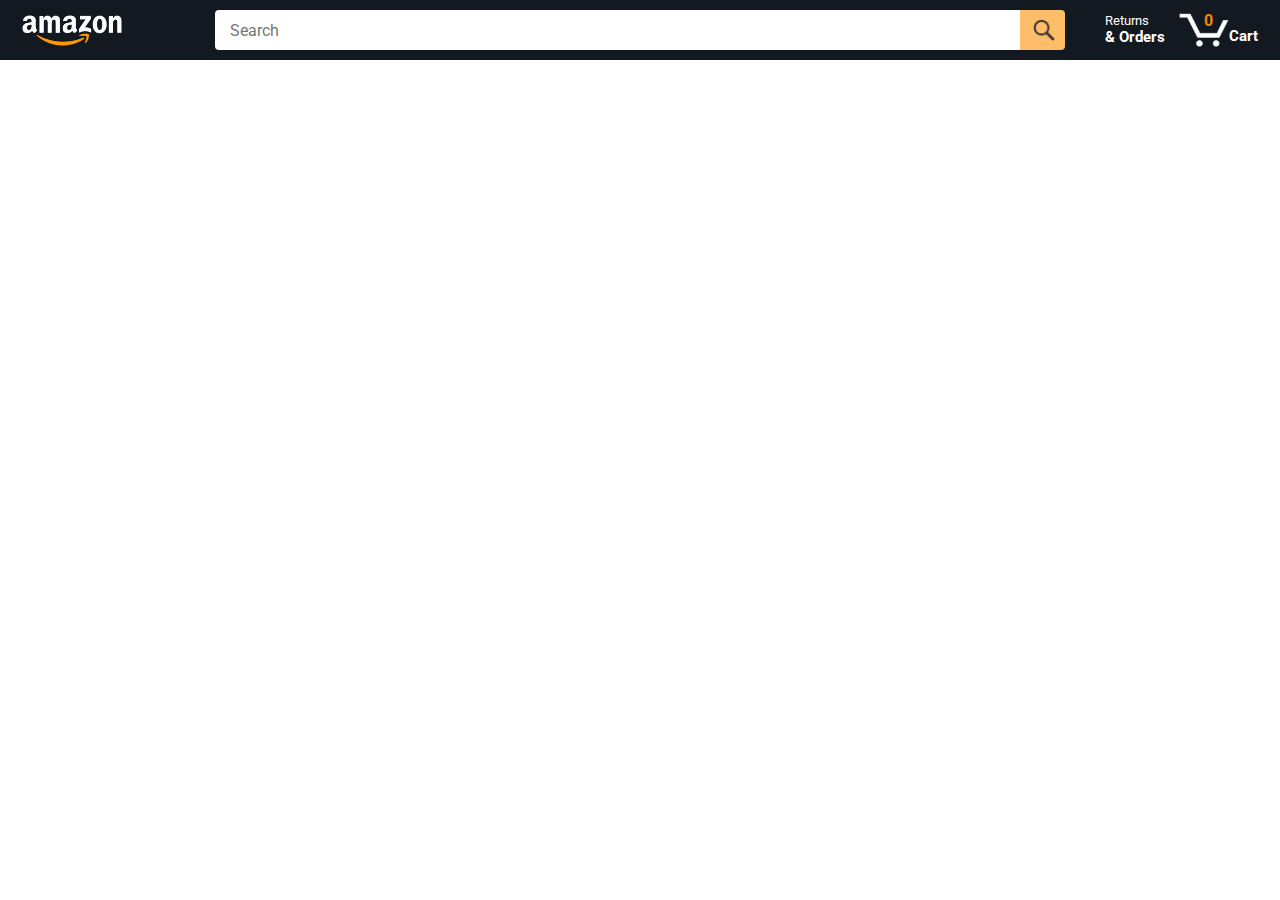
<file: amazon-clone/amazon.html>
<!DOCTYPE html>
<html>
  <head>
    <title>Amazon Project</title>

    <!-- This code is needed for responsive design to work.
      (Responsive design = make the website look good on
      smaller screen sizes like a phone or a tablet). -->
    <meta name="viewport" content="width=device-width, initial-scale=1" />

    <!-- Load a font called Roboto from Google Fonts. -->
    <link rel="preconnect" href="https://fonts.googleapis.com" />
    <link rel="preconnect" href="https://fonts.gstatic.com" crossorigin />
    <link
      href="https://fonts.googleapis.com/css2?family=Roboto:wght@400;500;700&display=swap"
      rel="stylesheet"
    />

    <!-- Here are the CSS files for this page. -->
    <link rel="stylesheet" href="styles/shared/general.css" />
    <link rel="stylesheet" href="styles/shared/amazon-header.css" />
    <link rel="stylesheet" href="styles/pages/amazon.css" />
  </head>
  <body>
    <div class="amazon-header">
      <div class="amazon-header-left-section">
        <a href="amazon.html" class="header-link">
          <img class="amazon-logo" src="images/amazon-logo-white.png" />
          <img
            class="amazon-mobile-logo"
            src="images/amazon-mobile-logo-white.png"
          />
        </a>
      </div>

      <div class="amazon-header-middle-section">
        <input class="search-bar" type="text" placeholder="Search" />

        <button class="search-button">
          <img class="search-icon" src="images/icons/search-icon.png" />
        </button>
      </div>

      <div class="amazon-header-right-section">
        <a class="orders-link header-link" href="orders.html">
          <span class="returns-text">Returns</span>
          <span class="orders-text">& Orders</span>
        </a>

        <a class="cart-link header-link" href="checkout.html">
          <img class="cart-icon" src="images/icons/cart-icon.png" />
          <div class="cart-quantity js-cart-quantity">0</div>
          <div class="cart-text">Cart</div>
        </a>
      </div>
    </div>

    <div class="main">
      <div class="products-grid"></div>
    </div>

    <script type="module" src="script/amazon.js"></script>
  </body>
</html>
</file>
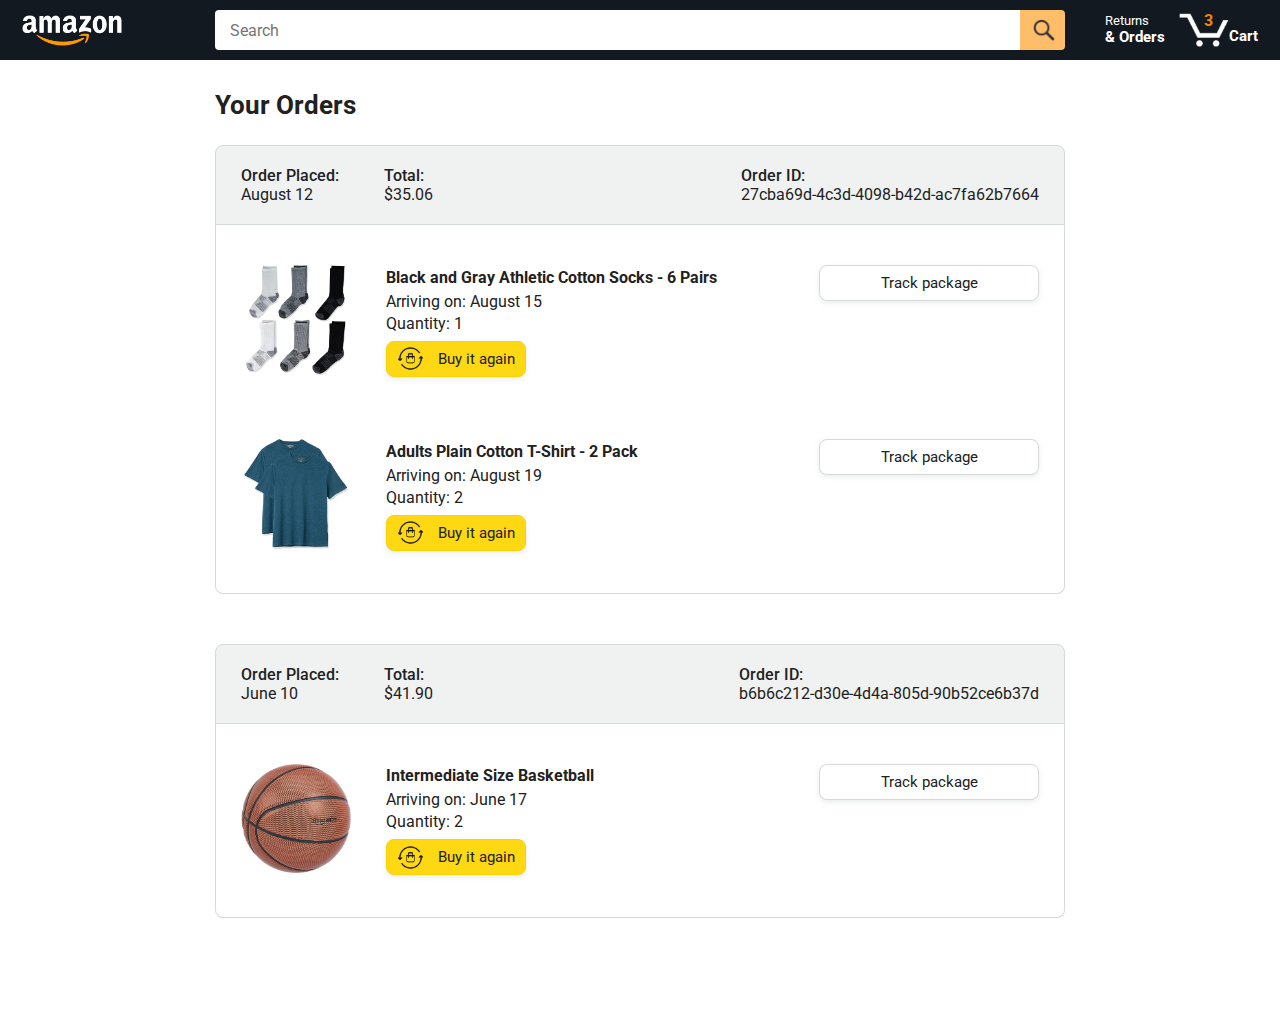
<file: amazon-clone/orders.html>
<!DOCTYPE html>
<html>
  <head>
    <title>Orders</title>

    <!-- This code is needed for responsive design to work.
      (Responsive design = make the website look good on
      smaller screen sizes like a phone or a tablet). -->
    <meta name="viewport" content="width=device-width, initial-scale=1">

    <!-- Load a font called Roboto from Google Fonts. -->
    <link rel="preconnect" href="https://fonts.googleapis.com">
    <link rel="preconnect" href="https://fonts.gstatic.com" crossorigin>
    <link href="https://fonts.googleapis.com/css2?family=Roboto:wght@400;500;700&display=swap" rel="stylesheet">

    <!-- Here are the CSS files for this page. -->
    <link rel="stylesheet" href="styles/shared/general.css">
    <link rel="stylesheet" href="styles/shared/amazon-header.css">
    <link rel="stylesheet" href="styles/pages/orders.css">
  </head>
  <body>
    <div class="amazon-header">
      <div class="amazon-header-left-section">
        <a href="amazon.html" class="header-link">
          <img class="amazon-logo"
            src="images/amazon-logo-white.png">
          <img class="amazon-mobile-logo"
            src="images/amazon-mobile-logo-white.png">
        </a>
      </div>

      <div class="amazon-header-middle-section">
        <input class="search-bar" type="text" placeholder="Search">

        <button class="search-button">
          <img class="search-icon" src="images/icons/search-icon.png">
        </button>
      </div>

      <div class="amazon-header-right-section">
        <a class="orders-link header-link" href="orders.html">
          <span class="returns-text">Returns</span>
          <span class="orders-text">& Orders</span>
        </a>

        <a class="cart-link header-link" href="checkout.html">
          <img class="cart-icon" src="images/icons/cart-icon.png">
          <div class="cart-quantity">3</div>
          <div class="cart-text">Cart</div>
        </a>
      </div>
    </div>

    <div class="main">
      <div class="page-title">Your Orders</div>

      <div class="orders-grid">
        <div class="order-container">
          
          <div class="order-header">
            <div class="order-header-left-section">
              <div class="order-date">
                <div class="order-header-label">Order Placed:</div>
                <div>August 12</div>
              </div>
              <div class="order-total">
                <div class="order-header-label">Total:</div>
                <div>$35.06</div>
              </div>
            </div>

            <div class="order-header-right-section">
              <div class="order-header-label">Order ID:</div>
              <div>27cba69d-4c3d-4098-b42d-ac7fa62b7664</div>
            </div>
          </div>

          <div class="order-details-grid">
            <div class="product-image-container">
              <img src="images/products/athletic-cotton-socks-6-pairs.jpg">
            </div>

            <div class="product-details">
              <div class="product-name">
                Black and Gray Athletic Cotton Socks - 6 Pairs
              </div>
              <div class="product-delivery-date">
                Arriving on: August 15
              </div>
              <div class="product-quantity">
                Quantity: 1
              </div>
              <button class="buy-again-button button-primary">
                <img class="buy-again-icon" src="images/icons/buy-again.png">
                <span class="buy-again-message">Buy it again</span>
              </button>
            </div>

            <div class="product-actions">
              <a href="tracking.html">
                <button class="track-package-button button-secondary">
                  Track package
                </button>
              </a>
            </div>

            <div class="product-image-container">
              <img src="images/products/adults-plain-cotton-tshirt-2-pack-teal.jpg">
            </div>

            <div class="product-details">
              <div class="product-name">
                Adults Plain Cotton T-Shirt - 2 Pack
              </div>
              <div class="product-delivery-date">
                Arriving on: August 19
              </div>
              <div class="product-quantity">
                Quantity: 2
              </div>
              <button class="buy-again-button button-primary">
                <img class="buy-again-icon" src="images/icons/buy-again.png">
                <span class="buy-again-message">Buy it again</span>
              </button>
            </div>

            <div class="product-actions">
              <a href="tracking.html">
                <button class="track-package-button button-secondary">
                  Track package
                </button>
              </a>
            </div>
          </div>
        </div>

        <div class="order-container">

          <div class="order-header">
            <div class="order-header-left-section">
              <div class="order-date">
                <div class="order-header-label">Order Placed:</div>
                <div>June 10</div>
              </div>
              <div class="order-total">
                <div class="order-header-label">Total:</div>
                <div>$41.90</div>
              </div>
            </div>

            <div class="order-header-right-section">
              <div class="order-header-label">Order ID:</div>
              <div>b6b6c212-d30e-4d4a-805d-90b52ce6b37d</div>
            </div>
          </div>

          <div class="order-details-grid">
            <div class="product-image-container">
              <img src="images/products/intermediate-composite-basketball.jpg">
            </div>

            <div class="product-details">
              <div class="product-name">
                Intermediate Size Basketball
              </div>
              <div class="product-delivery-date">
                Arriving on: June 17
              </div>
              <div class="product-quantity">
                Quantity: 2
              </div>
              <button class="buy-again-button button-primary">
                <img class="buy-again-icon" src="images/icons/buy-again.png">
                <span class="buy-again-message">Buy it again</span>
              </button>
            </div>

            <div class="product-actions">
              <a href="tracking.html">
                <button class="track-package-button button-secondary">
                  Track package
                </button>
              </a>
            </div>
          </div>
        </div>
      </div>
    </div>
  </body>
</html>
</file>
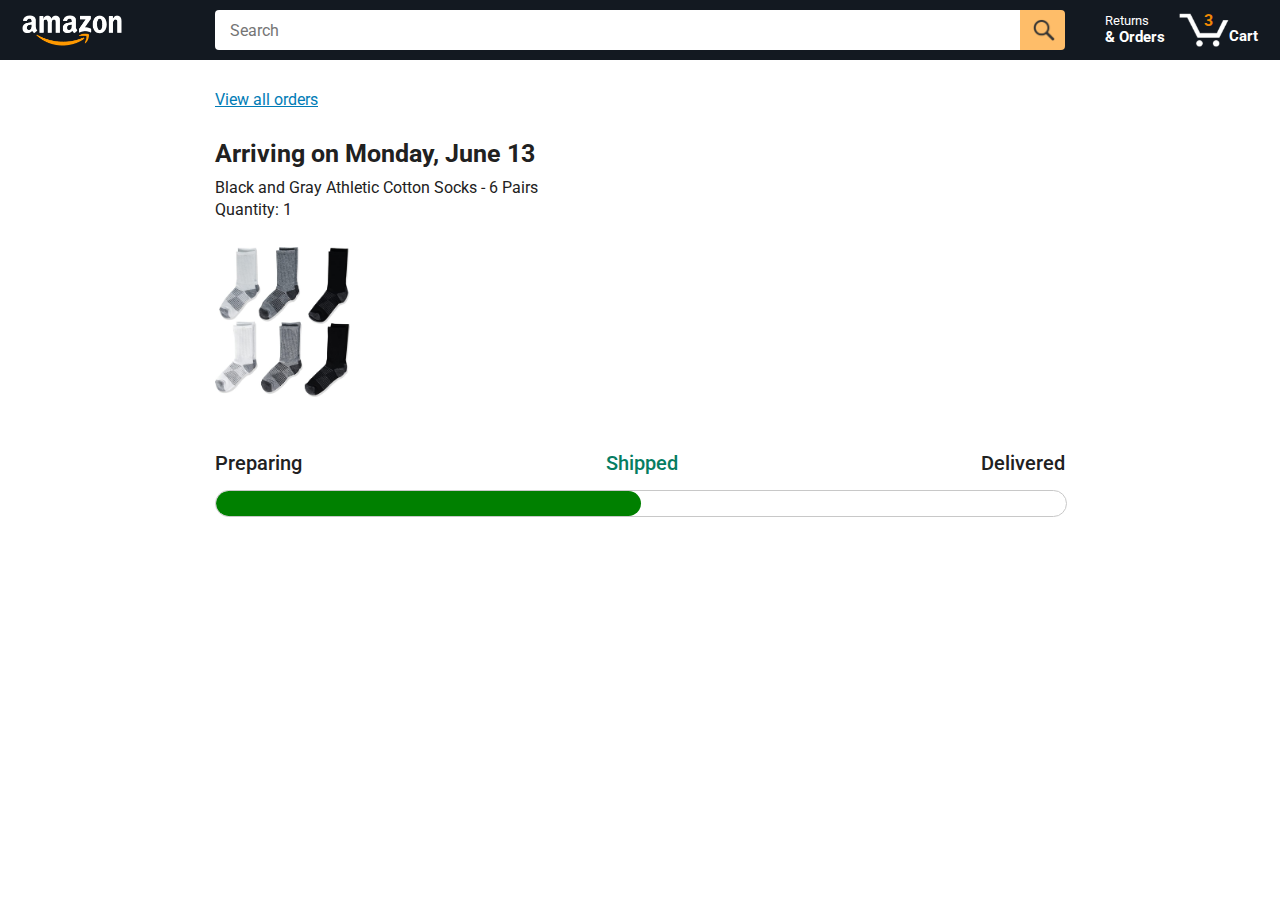
<file: amazon-clone/tracking.html>
<!DOCTYPE html>
<html>
  <head>
    <title>Tracking</title>

    <!-- This code is needed for responsive design to work.
      (Responsive design = make the website look good on
      smaller screen sizes like a phone or a tablet). -->
    <meta name="viewport" content="width=device-width, initial-scale=1">

    <!-- Load a font called Roboto from Google Fonts. -->
    <link rel="preconnect" href="https://fonts.googleapis.com">
    <link rel="preconnect" href="https://fonts.gstatic.com" crossorigin>
    <link href="https://fonts.googleapis.com/css2?family=Roboto:wght@400;500;700&display=swap" rel="stylesheet">

    <!-- Here are the CSS files for this page. -->
    <link rel="stylesheet" href="styles/shared/general.css">
    <link rel="stylesheet" href="styles/shared/amazon-header.css">
    <link rel="stylesheet" href="styles/pages/tracking.css">
  </head>
  <body>
    <div class="amazon-header">
      <div class="amazon-header-left-section">
        <a href="amazon.html" class="header-link">
          <img class="amazon-logo"
            src="images/amazon-logo-white.png">
          <img class="amazon-mobile-logo"
            src="images/amazon-mobile-logo-white.png">
        </a>
      </div>

      <div class="amazon-header-middle-section">
        <input class="search-bar" type="text" placeholder="Search">

        <button class="search-button">
          <img class="search-icon" src="images/icons/search-icon.png">
        </button>
      </div>

      <div class="amazon-header-right-section">
        <a class="orders-link header-link" href="orders.html">
          <span class="returns-text">Returns</span>
          <span class="orders-text">& Orders</span>
        </a>

        <a class="cart-link header-link" href="checkout.html">
          <img class="cart-icon" src="images/icons/cart-icon.png">
          <div class="cart-quantity">3</div>
          <div class="cart-text">Cart</div>
        </a>
      </div>
    </div>

    <div class="main">
      <div class="order-tracking">
        <a class="back-to-orders-link link-primary" href="orders.html">
          View all orders
        </a>

        <div class="delivery-date">
          Arriving on Monday, June 13
        </div>

        <div class="product-info">
          Black and Gray Athletic Cotton Socks - 6 Pairs
        </div>

        <div class="product-info">
          Quantity: 1
        </div>

        <img class="product-image" src="images/products/athletic-cotton-socks-6-pairs.jpg">

        <div class="progress-labels-container">
          <div class="progress-label">
            Preparing
          </div>
          <div class="progress-label current-status">
            Shipped
          </div>
          <div class="progress-label">
            Delivered
          </div>
        </div>

        <div class="progress-bar-container">
          <div class="progress-bar"></div>
        </div>
      </div>
    </div>
  </body>
</html>
</file>
<file: amazon-clone/styles/shared/general.css>
body {
  font-family: Roboto, Arial;
  color: rgb(33, 33, 33);
  /* The <body> element has a default margin of 8px
     on all sides. This removes the default margins. */
  margin: 0;
}

/* <p> elements have a default margin on the top
   and bottom. This removes the default margins. */
p {
  margin: 0;
}

button {
  cursor: pointer;
}

select {
  cursor: pointer;
}

input, select, button {
  font-family: Roboto, Arial;
}

.button-primary {
  color: rgb(33, 33, 33);
  background-color: rgb(255, 216, 20);
  border: 1px solid rgb(252, 210, 0);
  border-radius: 8px;
  cursor: pointer;
  box-shadow: 0 2px 5px rgba(213, 217, 217, 0.5);
}

.button-primary:hover {
  background-color: rgb(247, 202, 0);
  border: 1px solid rgb(242, 194, 0);
}

.button-primary:active {
  background: rgb(255, 216, 20);
  border-color: rgb(252, 210, 0);
  box-shadow: none;
}

.button-secondary {
  color: rgb(33, 33, 33);
  background: white;
  border: 1px solid rgb(213, 217, 217);
  border-radius: 8px;
  cursor: pointer;
  box-shadow: 0 2px 5px rgba(213, 217, 217, 0.5);
}

.button-secondary:hover {
  background-color: rgb(247, 250, 250);
}

.button-secondary:active {
  background-color: rgb(237, 253, 255);
  box-shadow: none;
}

/* These styles will limit text to 2 lines. Anything
   beyond 2 lines will be replaced with "..."
   You can find this code by using an A.I. tool or by
   searching in Google.
   https://css-tricks.com/almanac/properties/l/line-clamp/ */
.limit-text-to-2-lines {
  display: -webkit-box;
  -webkit-line-clamp: 2;
  -webkit-box-orient: vertical;
  overflow: hidden;
}

.link-primary {
  color: rgb(1, 124, 182);
  cursor: pointer;
}

.link-primary:hover {
  color: rgb(196, 80, 0);
}

/* Styles for dropdown selectors. */
select {
  color: rgb(33, 33, 33);
  background-color: rgb(240, 240, 240);
  border: 1px solid rgb(213, 217, 217);
  border-radius: 8px;
  padding: 3px 5px;
  font-size: 15px;
  cursor: pointer;
  box-shadow: 0 2px 5px rgba(213, 217, 217, 0.5);
}

select:focus,
input:focus {
  outline: 2px solid rgb(255, 153, 0);
}
</file>
<file: amazon-clone/styles/shared/amazon-header.css>
.amazon-header {
  background-color: rgb(19, 25, 33);
  color: white;
  padding-left: 15px;
  padding-right: 15px;

  display: flex;
  align-items: center;
  justify-content: space-between;

  position: fixed;
  top: 0;
  left: 0;
  right: 0;
  height: 60px;
}

.amazon-header-left-section {
  width: 180px;
}

@media (max-width: 800px) {
  .amazon-header-left-section {
    width: unset;
  }
}

.header-link {
  display: inline-block;
  padding: 6px;
  border-radius: 2px;
  cursor: pointer;
  text-decoration: none;
  border: 1px solid rgba(0, 0, 0, 0);
}

.header-link:hover {
  border: 1px solid white;
}

.amazon-logo {
  width: 100px;
  margin-top: 5px;
}

.amazon-mobile-logo {
  display: none;
}

@media (max-width: 575px) {
  .amazon-logo {
    display: none;
  }

  .amazon-mobile-logo {
    display: block;
    height: 35px;
    margin-top: 5px;
  }
}

.amazon-header-middle-section {
  flex: 1;
  max-width: 850px;
  margin-left: 10px;
  margin-right: 10px;
  display: flex;
}

.search-bar {
  flex: 1;
  width: 0;
  font-size: 16px;
  height: 38px;
  padding-left: 15px;
  border: none;
  border-top-left-radius: 4px;
  border-bottom-left-radius: 4px;
  border-top-right-radius: 0;
  border-bottom-right-radius: 0;
}

.search-button {
  background-color: rgb(254, 189, 105);
  border: none;
  width: 45px;
  height: 40px;
  border-top-right-radius: 4px;
  border-bottom-right-radius: 4px;
  flex-shrink: 0;
}

.search-icon {
  height: 22px;
  margin-left: 2px;
  margin-top: 3px;
}

.amazon-header-right-section {
  width: 180px;
  flex-shrink: 0;
  display: flex;
  justify-content: end;
}

.orders-link {
  color: white;
}

.returns-text {
  display: block;
  font-size: 13px;
}

.orders-text {
  display: block;
  font-size: 15px;
  font-weight: 700;
}

.cart-link {
  color: white;
  display: flex;
  align-items: center;
  position: relative;
}

.cart-icon {
  width: 50px;
}

.cart-text {
  margin-top: 12px;
  font-size: 15px;
  font-weight: 700;
}

.cart-quantity {
  color: rgb(240, 136, 4);
  font-size: 16px;
  font-weight: 700;

  position: absolute;
  top: 4px;
  left: 22px;
  
  width: 26px;
  text-align: center;
}
</file>
<file: amazon-clone/styles/pages/amazon.css>
.main {
  margin-top: 60px;
}

.products-grid {
  display: grid;

  /* - In CSS Grid, 1fr means a column will take up the
       remaining space in the grid.
     - If we write 1fr 1fr ... 1fr; 8 times, this will
       divide the grid into 8 columns, each taking up an
       equal amount of the space.
     - repeat(8, 1fr); is a shortcut for repeating "1fr"
       8 times (instead of typing out "1fr" 8 times).
       repeat(...) is a special property that works with
       display: grid; */
  grid-template-columns: repeat(8, 1fr);
}

/* @media is used to create responsive design (making the
   website look good on any screen size). This @media
   means when the screen width is 2000px or less, we
   will divide the grid into 7 columns instead of 8. */
@media (max-width: 2000px) {
  .products-grid {
    grid-template-columns: repeat(7, 1fr);
  }
}

/* This @media means when the screen width is 1600px or
   less, we will divide the grid into 6 columns. */
@media (max-width: 1600px) {
  .products-grid {
    grid-template-columns: repeat(6, 1fr);
  }
}

@media (max-width: 1300px) {
  .products-grid {
    grid-template-columns: repeat(5, 1fr);
  }
}

@media (max-width: 1000px) {
  .products-grid {
    grid-template-columns: repeat(4, 1fr);
  }
}

@media (max-width: 800px) {
  .products-grid {
    grid-template-columns: repeat(3, 1fr);
  }
}

@media (max-width: 575px) {
  .products-grid {
    grid-template-columns: repeat(2, 1fr);
  }
}

@media (max-width: 450px) {
  .products-grid {
    grid-template-columns: 1fr;
  }
}

.product-container {
  padding-top: 40px;
  padding-bottom: 25px;
  padding-left: 25px;
  padding-right: 25px;

  border-right: 1px solid rgb(231, 231, 231);
  border-bottom: 1px solid rgb(231, 231, 231);

  display: flex;
  flex-direction: column;
}

.product-image-container {
  display: flex;
  justify-content: center;
  align-items: center;

  height: 180px;
  margin-bottom: 20px;
}

.product-image {
  /* Images will overflow their container by default. To
    prevent this, we set max-width and max-height to 100%
    so they stay inside their container. */
  max-width: 100%;
  max-height: 100%;
}

.product-name {
  height: 40px;
  margin-bottom: 5px;
}

.product-rating-container {
  display: flex;
  align-items: center;
  margin-bottom: 10px;
}

.product-rating-stars {
  width: 100px;
  margin-right: 6px;
}

.product-rating-count {
  color: rgb(1, 124, 182);
  cursor: pointer;
  margin-top: 3px;
}

.product-price {
  font-weight: 700;
  margin-bottom: 10px;
}

.product-quantity-container {
  margin-bottom: 17px;
}

.product-spacer {
  flex: 1;
}

.added-to-cart {
  color: rgb(6, 125, 98);
  font-size: 16px;

  display: flex;
  align-items: center;
  margin-bottom: 8px;

  /* At first, the "Added to cart" message will
     be invisible. Use JavaScript to change the
     opacity and make it visible. */
  opacity: 0;
}

.added-to-cart img {
  height: 20px;
  margin-right: 5px;
}

.add-to-cart-button {
  width: 100%;
  padding: 8px;
  border-radius: 50px;
}
</file>
<file: amazon-clone/styles/pages/orders.css>
.main {
  max-width: 850px;
  margin-top: 90px;
  margin-bottom: 100px;
  padding-left: 20px;
  padding-right: 20px;

  /* margin-left: auto;
     margin-right auto;
     Is a trick for centering an element horizontally
     without needing a container. */
  margin-left: auto;
  margin-right: auto;
}

.page-title {
  font-weight: 700;
  font-size: 26px;
  margin-bottom: 25px;
}

.orders-grid {
  display: grid;
  grid-template-columns: 1fr;
  row-gap: 50px;
}

.order-header {
  background-color: rgb(240, 242, 242);
  border: 1px solid rgb(213, 217, 217);

  display: flex;
  align-items: center;
  justify-content: space-between;

  padding: 20px 25px;
  border-top-left-radius: 8px;
  border-top-right-radius: 8px;
}

.order-header-left-section {
  display: flex;
  flex-shrink: 0;
}

.order-header-label {
  font-weight: 500;
}

.order-date,
.order-total {
  margin-right: 45px;
}

.order-header-right-section {
  flex-shrink: 1;
}

@media (max-width: 575px) {
  .order-header {
    flex-direction: column;
    align-items: start;
    line-height: 23px;
    padding: 15px;
  }

  .order-header-left-section {
    flex-direction: column;
  }

  .order-header-label {
    margin-right: 5px;
  }

  .order-date,
  .order-total {
    display: grid;
    grid-template-columns: auto 1fr;
    margin-right: 0;
  }

  .order-header-right-section {
    display: grid;
    grid-template-columns: auto 1fr;
  }
}

.order-details-grid {
  padding: 40px 25px;
  border: 1px solid rgb(213, 217, 217);
  border-top: none;
  border-bottom-left-radius: 8px;
  border-bottom-right-radius: 8px;

  display: grid;
  grid-template-columns: 110px 1fr 220px;
  column-gap: 35px;
  row-gap: 60px;
  align-items: center;
}

@media (max-width: 800px) {
  .order-details-grid {
    grid-template-columns: 110px 1fr;
    row-gap: 0;
    padding-bottom: 8px;
  }
}

@media (max-width: 450px) {
  .order-details-grid {
    grid-template-columns: 1fr;
  }
}

.product-image-container {
  text-align: center;
}

.product-image-container img {
  max-width: 110px;
  max-height: 110px;
}

.product-name {
  font-weight: 700;
  margin-bottom: 5px;
}

.product-delivery-date {
  margin-bottom: 3px;
}

.product-quantity {
  margin-bottom: 8px;
}

.buy-again-button {
  font-size: 15px;
  width: 140px;
  height: 36px;
  border-radius: 8px;

  display: flex;
  align-items: center;
  justify-content: center;
}

.buy-again-icon {
  width: 25px;
  margin-right: 15px;
}

.product-actions {
  align-self: start;
}

.track-package-button {
  width: 100%;
  font-size: 15px;
  padding: 8px;
}

@media (max-width: 800px) {
  .buy-again-button {
    margin-bottom: 10px;
  }

  .product-actions {
    /* grid-column: 2 means this element will be placed
       in column 2 in the grid. (Normally, the column that
       an element is placed in is determined by the order
       of the elements in the HTML. grid-column overrides
       this default ordering). */
    grid-column: 2;
    margin-bottom: 30px;
  }

  .track-package-button {
    width: 140px;
  }
}

@media (max-width: 450px) {
  .product-image-container {
    text-align: center;
    margin-bottom: 25px;
  }

  .product-image-container img {
    max-width: 150px;
    max-height: 150px;
  }

  .product-name {
    margin-bottom: 10px;
  }

  .product-quantity {
    margin-bottom: 15px;
  }

  .buy-again-button {
    width: 100%;
    margin-bottom: 15px;
  }

  .product-actions {
    /* grid-column: auto; undos grid-column: 2; from above.
       This element will now be placed in its normal column
       in the grid. */
    grid-column: auto;
    margin-bottom: 70px;
  }

  .track-package-button {
    width: 100%;
    padding: 12px;
  }
}
</file>
<file: amazon-clone/styles/pages/tracking.css>
.main {
  max-width: 850px;
  margin-top: 90px;
  margin-bottom: 100px;
  padding-left: 30px;
  padding-right: 30px;

  /* margin-left: auto;
     margin-right auto;
     Is a trick for centering an element horizontally
     without needing a container. */
  margin-left: auto;
  margin-right: auto;
}

.back-to-orders-link {
  display: inline-block;
  margin-bottom: 30px;
}

.delivery-date {
  font-size: 25px;
  font-weight: 700;
  margin-bottom: 10px;
}

.product-info {
  margin-bottom: 3px;
}

.product-image {
  max-width: 150px;
  max-height: 150px;
  margin-top: 25px;
  margin-bottom: 50px;
}

.progress-labels-container {
  display: flex;
  justify-content: space-between;
  font-size: 20px;
  font-weight: 500;
  margin-bottom: 15px;
}

.current-status {
  color: rgb(6, 125, 98);
}

@media (max-width: 575px) {
  .progress-labels-container {
    font-size: 16px;
  }
}

@media (max-width: 450px) {
  .progress-labels-container {
    flex-direction: column;
    margin-bottom: 5px;
  }

  .progress-label {
    margin-bottom: 3px;
  }
}

.progress-bar-container {
  height: 25px;
  width: 100%;

  border: 1px solid rgb(200, 200, 200);
  border-radius: 50px;
  overflow: hidden;
}

.progress-bar {
  height: 100%;
  background-color: green;
  border-radius: 50px;
  width: 50%;
}
</file>
